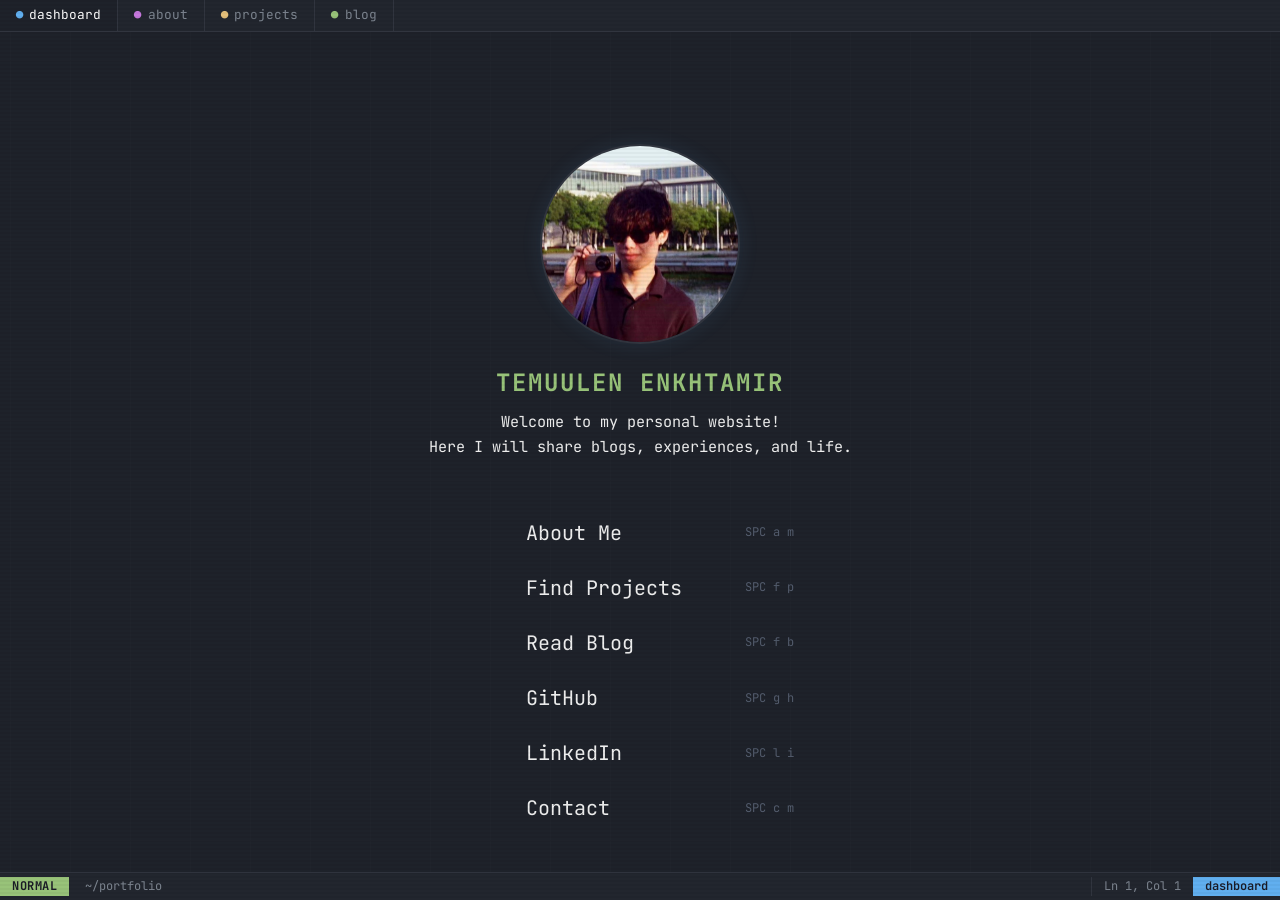
<file: index.html>
<!doctype html>
<html lang="en">
  <head>
    <meta charset="UTF-8" />
    <meta name="viewport" content="width=device-width, initial-scale=1.0" />
    <title>Temuulen Enkhtamir</title>

    <link rel="preconnect" href="https://fonts.googleapis.com" />
    <link rel="preconnect" href="https://fonts.gstatic.com" crossorigin />
    <link
      rel="preload"
      as="style"
      href="https://fonts.googleapis.com/css2?family=JetBrains+Mono:wght@300;400;500;600;700&display=swap"
    />
    <link
      rel="stylesheet"
      href="https://fonts.googleapis.com/css2?family=JetBrains+Mono:wght@300;400;500;600;700&display=swap"
      media="print"
      onload="this.media = 'all'"
    />

    <link rel="stylesheet" href="css/style.css" />
  </head>

  <body>
    <!-- Grid background -->
    <div class="nvim-bg"></div>

    <!-- Tab bar / Nav -->
    <nav class="page-nav">
      <div class="page-nav-tabs">
        <a href="index.html" class="page-nav-tab active">
          <span class="page-nav-tab-icon" style="color: var(--blue)"
            >&#9679;</span
          >
          dashboard
        </a>
        <a href="about.html" class="page-nav-tab">
          <span class="page-nav-tab-icon" style="color: var(--purple)"
            >&#9679;</span
          >
          about
        </a>
        <a href="projects.html" class="page-nav-tab">
          <span class="page-nav-tab-icon" style="color: var(--yellow)"
            >&#9679;</span
          >
          projects
        </a>
        <a href="blog/index.html" class="page-nav-tab">
          <span class="page-nav-tab-icon" style="color: var(--green)"
            >&#9679;</span
          >
          blog
        </a>
      </div>
      <div class="page-nav-right">
        <span id="mobile-toggle" style="cursor: pointer; display: none"
          >&#9776;</span
        >
      </div>
    </nav>

    <!-- NvDash -->
    <main class="nvdash">
      <!-- ASCII Art Logo -->
      <div class="ascii-art" aria-hidden="true">
        <pre id="ascii-output"></pre>
      </div>

      <!-- Profile picture -->
      <img
        src="assets/images/profile.webp"
        alt="Temuulen Enkhtamir's profile picture"
        class="nvdash-avatar"
        fetchpriority="high"
      />

      <!-- Name & tagline -->
      <h1 class="nvdash-name">TEMUULEN ENKHTAMIR</h1>
      <div class="nvdash-tagline">
        <p>Welcome to my personal website!</p>
        <p>Here I will share blogs, experiences, and life.</p>
      </div>

      <!-- Dashboard Menu -->
      <nav class="nvdash-menu">
        <a href="about.html" class="nvdash-item">
          <span class="nvdash-icon"><i class="nf nf-oct-person"></i></span>
          <span class="nvdash-label">About Me</span>
          <span class="nvdash-key">SPC a m</span>
        </a>
        <a href="projects.html" class="nvdash-item">
          <span class="nvdash-icon"><i class="nf nf-fa-code"></i></span>
          <span class="nvdash-label">Find Projects</span>
          <span class="nvdash-key">SPC f p</span>
        </a>
        <a href="blog/index.html" class="nvdash-item">
          <span class="nvdash-icon"><i class="nf nf-fa-book"></i></span>
          <span class="nvdash-label">Read Blog</span>
          <span class="nvdash-key">SPC f b</span>
        </a>
        <a href="https://github.com/Ar-temis" class="nvdash-item">
          <span class="nvdash-icon"><i class="nf nf-fa-github"></i></span>
          <span class="nvdash-label">GitHub</span>
          <span class="nvdash-key">SPC g h</span>
        </a>
        <a href="https://www.linkedin.com/in/e-temuulen/" class="nvdash-item">
          <span class="nvdash-icon"><i class="nf nf-fa-linkedin"></i></span>
          <span class="nvdash-label">LinkedIn</span>
          <span class="nvdash-key">SPC l i</span>
        </a>
        <a
          href="mailto:temuulen.enkhtamir@dukekunshan.edu.cn"
          class="nvdash-item"
        >
          <span class="nvdash-icon"><i class="nf nf-fa-envelope"></i></span>
          <span class="nvdash-label">Contact</span>
          <span class="nvdash-key">SPC c m</span>
        </a>
      </nav>
    </main>

    <!-- Statusline -->
    <div class="statusline">
      <div class="st-mode">NORMAL</div>
      <div class="statusline-section st-file">~/portfolio</div>
      <div class="st-right">
        <div class="st-pos">Ln 1, Col 1</div>
        <div class="st-filetype">dashboard</div>
      </div>
    </div>

    <script>
      // Vim-style hotkeys: SPC + two-key sequence
      let waitingForSeq = false;
      let seqBuffer = "";
      let seqTimeout = null;

      const keymap = {
        am: "about.html",
        fp: "projects.html",
        fb: "blog/index.html",
        gh: "https://github.com/Ar-temis",
        li: "https://www.linkedin.com/in/e-temuulen/",
        cm: "mailto:temuulen.enkhtamir@dukekunshan.edu.cn",
      };

      // Update statusline mode indicator
      const modeEl = document.querySelector(".st-mode");

      document.addEventListener("keydown", (e) => {
        // Ignore if user is typing in an input
        if (e.target.tagName === "INPUT" || e.target.tagName === "TEXTAREA")
          return;

        if (!waitingForSeq && e.key === " ") {
          e.preventDefault();
          waitingForSeq = true;
          seqBuffer = "";
          if (modeEl) {
            modeEl.textContent = "PENDING";
            modeEl.style.backgroundColor = "var(--yellow)";
          }
          seqTimeout = setTimeout(() => {
            waitingForSeq = false;
            seqBuffer = "";
            if (modeEl) {
              modeEl.textContent = "NORMAL";
              modeEl.style.backgroundColor = "var(--green)";
            }
          }, 1500);
          return;
        }

        if (waitingForSeq) {
          e.preventDefault();
          seqBuffer += e.key.toLowerCase();

          if (seqBuffer.length >= 2) {
            clearTimeout(seqTimeout);
            waitingForSeq = false;
            const target = keymap[seqBuffer];
            if (target) {
              if (modeEl) {
                modeEl.textContent = "LOADING";
                modeEl.style.backgroundColor = "var(--blue)";
              }
              if (target.startsWith("http")) {
                window.open(target, "_blank");
                if (modeEl) {
                  modeEl.textContent = "NORMAL";
                  modeEl.style.backgroundColor = "var(--green)";
                }
              } else if (target !== "#") {
                window.location.href = target;
              } else {
                if (modeEl) {
                  modeEl.textContent = "NORMAL";
                  modeEl.style.backgroundColor = "var(--green)";
                }
              }
            } else {
              if (modeEl) {
                modeEl.textContent = "NORMAL";
                modeEl.style.backgroundColor = "var(--green)";
              }
            }
            seqBuffer = "";
          }
        }
      });
    </script>
  </body>
</html>
</file>
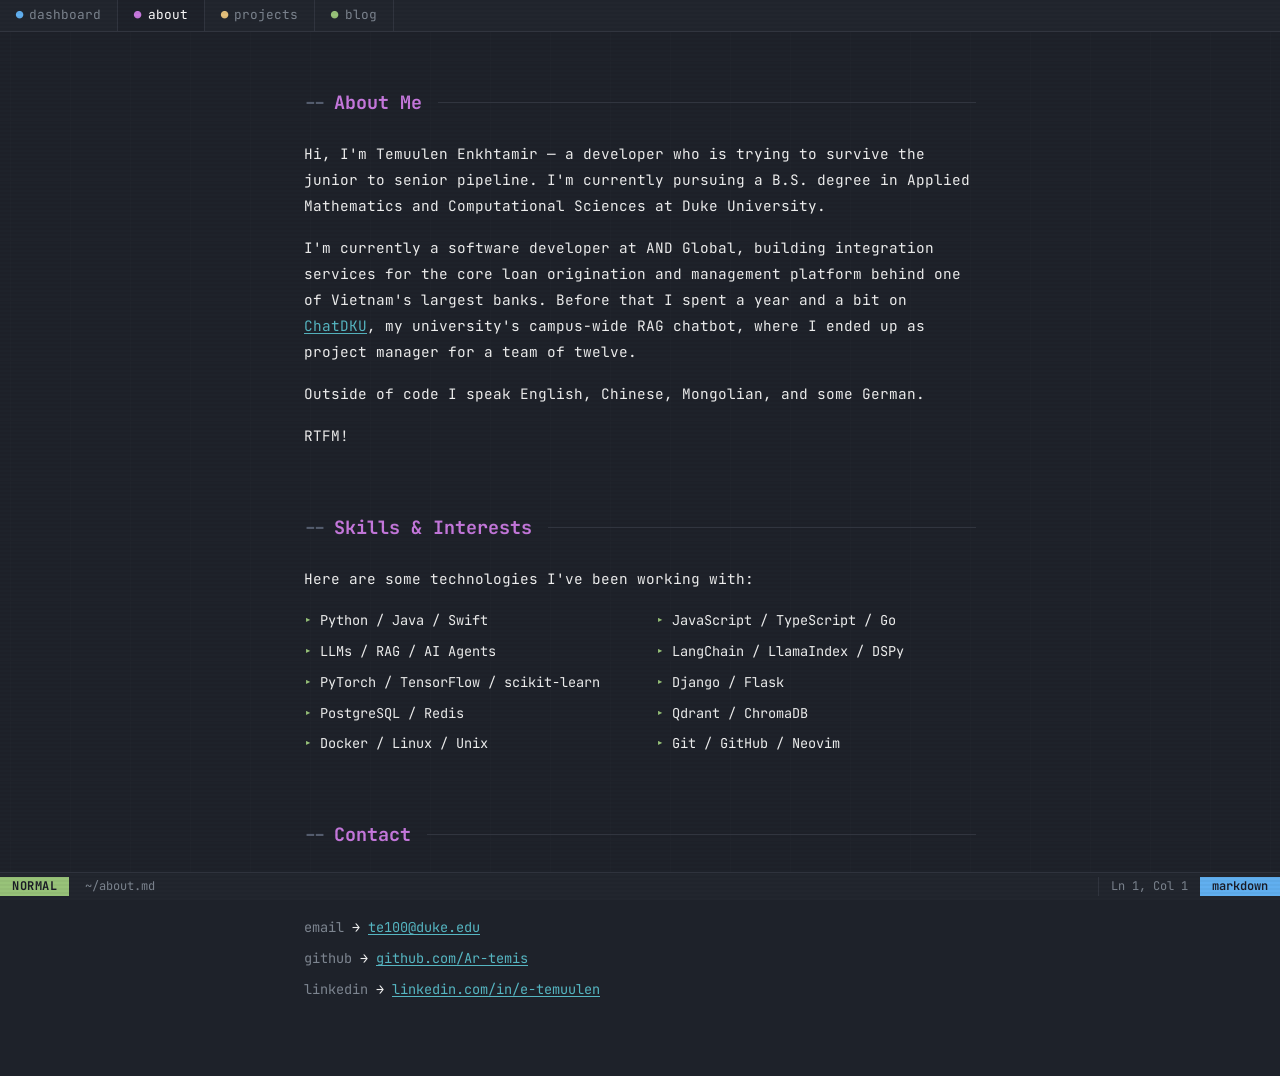
<file: about.html>
<!doctype html>
<html lang="en">
  <head>
    <meta charset="UTF-8" />
    <meta name="viewport" content="width=device-width, initial-scale=1.0" />
    <title>About - Temuulen Enkhtamir</title>

    <link rel="preconnect" href="https://fonts.googleapis.com" />
    <link rel="preconnect" href="https://fonts.gstatic.com" crossorigin />
    <link
      rel="preload"
      as="style"
      href="https://fonts.googleapis.com/css2?family=JetBrains+Mono:wght@300;400;500;600;700&display=swap"
    />
    <link
      rel="stylesheet"
      href="https://fonts.googleapis.com/css2?family=JetBrains+Mono:wght@300;400;500;600;700&display=swap"
      media="print"
      onload="this.media = 'all'"
    />

    <link rel="stylesheet" href="css/style.css" />
  </head>

  <body>
    <!-- Grid background -->
    <div class="nvim-bg"></div>

    <!-- Tab bar / Nav -->
    <nav class="page-nav">
      <div class="page-nav-tabs">
        <a href="index.html" class="page-nav-tab">
          <span class="page-nav-tab-icon" style="color: var(--blue)"
            >&#9679;</span
          >
          dashboard
        </a>
        <a href="about.html" class="page-nav-tab active">
          <span class="page-nav-tab-icon" style="color: var(--purple)"
            >&#9679;</span
          >
          about
        </a>
        <a href="projects.html" class="page-nav-tab">
          <span class="page-nav-tab-icon" style="color: var(--yellow)"
            >&#9679;</span
          >
          projects
        </a>
        <a href="blog/index.html" class="page-nav-tab">
          <span class="page-nav-tab-icon" style="color: var(--green)"
            >&#9679;</span
          >
          blog
        </a>
      </div>
      <div class="page-nav-right">
        <span id="mobile-toggle" style="cursor: pointer; display: none"
          >&#9776;</span
        >
      </div>
    </nav>

    <!-- Mobile drawer -->
    <div id="mobile-menu" class="mobile-drawer">
      <a href="index.html">&#9656; Dashboard</a>
      <a href="about.html" class="active">&#9656; About</a>
      <a href="projects.html">&#9656; Projects</a>
      <a href="blog/index.html">&#9656; Blog</a>
    </div>

    <!-- Page content -->
    <div class="page-content">
      <div style="max-width: 720px; margin: 0 auto; padding: 1.5rem">
        <div class="section-header">About Me</div>

        <div class="about-content">
          <p>
            Hi, I'm Temuulen Enkhtamir — a developer who is trying to survive
            the junior to senior pipeline. I'm currently pursuing a B.S. degree
            in Applied Mathematics and Computational Sciences at Duke
            University.
          </p>

          <p>
            I'm currently a software developer at AND Global, building
            integration services for the core loan origination and management
            platform behind one of Vietnam's largest banks. Before that I spent
            a year and a bit on
            <a href="https://chatdku.com" target="_blank">ChatDKU</a>, my
            university's campus-wide RAG chatbot, where I ended up as project
            manager for a team of twelve.
          </p>

          <p>
            Outside of code I speak English, Chinese, Mongolian, and some
            German.
          </p>

          <p>RTFM!</p>
        </div>

        <div class="section-header" style="margin-top: 3rem">
          Skills & Interests
        </div>

        <div class="about-content">
          <p>Here are some technologies I've been working with:</p>
          <ul class="about-skills">
            <li>Python / Java / Swift</li>
            <li>JavaScript / TypeScript / Go</li>
            <li>LLMs / RAG / AI Agents</li>
            <li>LangChain / LlamaIndex / DSPy</li>
            <li>PyTorch / TensorFlow / scikit-learn</li>
            <li>Django / Flask</li>
            <li>PostgreSQL / Redis</li>
            <li>Qdrant / ChromaDB</li>
            <li>Docker / Linux / Unix</li>
            <li>Git / GitHub / Neovim</li>
          </ul>
        </div>

        <div class="section-header" style="margin-top: 3rem">Contact</div>

        <div class="about-content">
          <p>
            Feel free to reach out if you'd like to collaborate or just say hi.
          </p>
          <ul class="about-links">
            <li>
              <span style="color: var(--fg-dim)">email</span> &rarr;
              <a href="mailto:te100@duke.edu">te100@duke.edu</a>
            </li>
            <li>
              <span style="color: var(--fg-dim)">github</span> &rarr;
              <a href="https://github.com/Ar-temis" target="_blank"
                >github.com/Ar-temis</a
              >
            </li>
            <li>
              <span style="color: var(--fg-dim)">linkedin</span> &rarr;
              <a href="https://www.linkedin.com/in/e-temuulen/" target="_blank"
                >linkedin.com/in/e-temuulen</a
              >
            </li>
          </ul>
        </div>
      </div>
    </div>

    <!-- Statusline -->
    <div class="statusline">
      <div class="st-mode">NORMAL</div>
      <div class="statusline-section st-file">~/about.md</div>
      <div class="st-right">
        <div class="st-pos">Ln 1, Col 1</div>
        <div class="st-filetype">markdown</div>
      </div>
    </div>

    <script src="js/main.js"></script>
  </body>
</html>
</file>
<file: css/style.css>
/* ===================================
   Nerd Font icons — self-hosted, only the 5 we use
   =================================== */
@import "https://www.nerdfonts.com/assets/css/webfont.css";

/* ===================================
   NvChad-inspired Terminal Portfolio
   =================================== */
:root {
  /* Base46 OneDark palette */
  --bg-dark: #1a1b26;
  --bg: #1e222a;
  --bg-lighter: #252931;
  --bg-light: #2c313a;
  --bg-highlight: #363b45;
  --fg: #eeeeee;
  --fg-dim: #7d8590;
  --fg-dark: #545d6e;
  --white: #ffffff;
  --green: #98c379;
  --blue: #61afef;
  --purple: #c678dd;
  --yellow: #e5c07b;
  --red: #e06c75;
  --cyan: #56b6c2;
  --orange: #d19a66;
  --border: #31353f;
  --statusline: #22262e;
  --cursor: #528bff;
}

* {
  margin: 0;
  padding: 0;
  box-sizing: border-box;
}

html {
  scroll-behavior: smooth;
}

body {
  background-color: var(--bg);
  color: var(--fg);
  font-family: "JetBrains Mono", "Fira Code", "Cascadia Code", monospace;
  font-size: 20px;
  line-height: 1.6;
  min-height: 100vh;
  overflow-x: hidden;
}

/* CRT scanline overlay */
body::before {
  content: "";
  position: fixed;
  top: 0;
  left: 0;
  width: 100%;
  height: 100%;
  background: repeating-linear-gradient(0deg,
      transparent,
      transparent 2px,
      rgba(0, 0, 0, 0.03) 2px,
      rgba(0, 0, 0, 0.03) 4px);
  pointer-events: none;
  z-index: 9999;
}

/* Selection */
::selection {
  background-color: var(--cursor);
  color: var(--white);
}

/* Custom scrollbar */
::-webkit-scrollbar {
  width: 6px;
}

::-webkit-scrollbar-track {
  background: var(--bg-dark);
}

::-webkit-scrollbar-thumb {
  background: var(--bg-highlight);
  border-radius: 0;
}

::-webkit-scrollbar-thumb:hover {
  background: var(--fg-dark);
}

/* ===================================
   NvDash Landing Page
   =================================== */

/* Grid background */
.nvim-bg {
  background-image:
    linear-gradient(var(--border) 1px, transparent 1px),
    linear-gradient(90deg, var(--border) 1px, transparent 1px);
  background-size: 60px 60px;
  background-position: center center;
  opacity: 0.15;
  position: fixed;
  top: 0;
  left: 0;
  width: 100%;
  height: 100%;
  pointer-events: none;
  z-index: 0;
}

/* Dashboard container */
.nvdash {
  position: relative;
  z-index: 1;
  min-height: 100vh;
  display: flex;
  flex-direction: column;
  align-items: center;
  justify-content: center;
  padding: 2rem;
}

/* ASCII art header */
.ascii-art {
  color: var(--blue);
  font-size: 10px;
  line-height: 1.15;
  letter-spacing: 0.5px;
  text-align: center;
  white-space: pre;
  margin-bottom: 2rem;
  text-shadow:
    0 0 30px rgba(97, 175, 239, 0.25),
    0 0 60px rgba(97, 175, 239, 0.1);
}

/* Profile avatar */
.nvdash-avatar {
  width: 200px;
  height: 200px;
  border-radius: 50%;
  object-fit: cover;
  border: 2px solid var(--border);
  margin-bottom: 1.25rem;
  box-shadow: 0 0 20px rgba(97, 175, 239, 0.1);
}

/* Dashboard title */
.nvdash-name {
  color: var(--green);
  font-size: 1.5rem;
  font-weight: 700;
  letter-spacing: 2px;
  margin-bottom: 0.5rem;
}

.nvdash-tagline {
  color: var(--fg);
  font-size: 0.95rem;
  margin-bottom: 3rem;
  text-align: center;
}

/* Dashboard menu items */
.nvdash-menu {
  display: flex;
  flex-direction: column;
  gap: 0.25rem;
  width: 100%;
  max-width: 340px;
}

.nvdash-item {
  display: flex;
  align-items: center;
  gap: 1rem;
  padding: 0.6rem 1rem;
  color: var(--fg);
  text-decoration: none;
  border-radius: 4px;
  transition: all 0.15s ease;
}

.nvdash-item:hover {
  background-color: var(--bg-lighter);
}

.nvdash-item:hover .nvdash-icon {
  color: var(--green);
}

.nvdash-icon {
  color: var(--yellow);
  font-size: 1.1rem;
  width: 24px;
  text-align: center;
  transition: color 0.15s ease;
}

.nvdash-label {
  flex: 1;
  color: var(--fg);
}

.nvdash-key {
  color: var(--fg-dark);
  font-size: 0.75rem;
}

/* Statusline */
.statusline {
  position: fixed;
  bottom: 0;
  left: 0;
  right: 0;
  height: 28px;
  background-color: var(--statusline);
  display: flex;
  align-items: center;
  font-size: 0.75rem;
  z-index: 50;
  border-top: 1px solid var(--border);
}

.statusline-section {
  padding: 0 0.75rem;
  display: flex;
  align-items: center;
  height: 100%;
}

.st-mode {
  background-color: var(--green);
  color: var(--bg-dark);
  font-weight: 700;
  padding: 0 0.75rem;
  letter-spacing: 0.5px;
}

.st-file {
  color: var(--fg-dim);
  padding-left: 1rem;
}

.st-right {
  margin-left: auto;
  display: flex;
  align-items: center;
  gap: 0;
}

.st-pos {
  color: var(--fg-dim);
  padding: 0 0.75rem;
  border-left: 1px solid var(--border);
}

.st-filetype {
  background-color: var(--blue);
  color: var(--bg-dark);
  font-weight: 600;
  padding: 0 0.75rem;
  height: 100%;
  display: flex;
  align-items: center;
}

/* ===================================
   Telescope Blog Picker
   =================================== */
.telescope-wrap {
  position: relative;
  z-index: 1;
  min-height: 100vh;
  display: flex;
  align-items: center;
  justify-content: center;
  padding: 2rem;
}

.telescope {
  width: 100%;
  max-width: 900px;
  border: 1px solid var(--border);
  border-radius: 8px;
  background-color: var(--bg-dark);
  overflow: hidden;
  box-shadow:
    0 0 0 1px var(--bg-highlight),
    0 20px 60px rgba(0, 0, 0, 0.5),
    0 0 40px rgba(97, 175, 239, 0.03);
}

.telescope-title-bar {
  display: flex;
  align-items: center;
  justify-content: center;
  padding: 0.5rem;
  border-bottom: 1px solid var(--border);
  position: relative;
}

.telescope-title {
  color: var(--purple);
  font-size: 0.8rem;
  font-weight: 600;
}

/* Prompt */
.telescope-prompt {
  display: flex;
  align-items: center;
  padding: 0.5rem 0.75rem;
  border-bottom: 1px solid var(--border);
  background-color: var(--bg);
}

.telescope-prompt-icon {
  color: var(--green);
  margin-right: 0.5rem;
  font-size: 0.85rem;
}

.telescope-input {
  background: transparent;
  border: none;
  outline: none;
  color: var(--white);
  font-family: inherit;
  font-size: 0.85rem;
  width: 100%;
  caret-color: var(--cursor);
}

.telescope-input::placeholder {
  color: var(--fg-dark);
}

/* Results + Preview split */
.telescope-body {
  display: flex;
  min-height: 350px;
}

.telescope-results {
  flex: 1;
  border-right: 1px solid var(--border);
  overflow-y: auto;
  max-height: 450px;
}

.telescope-preview {
  flex: 1;
  padding: 1.25rem;
  overflow-y: auto;
  max-height: 450px;
  display: none;
}

@media (min-width: 640px) {
  .telescope-preview {
    display: block;
  }
}

.telescope-result-item {
  display: flex;
  align-items: center;
  padding: 0.5rem 0.75rem;
  cursor: pointer;
  transition: background-color 0.1s ease;
  text-decoration: none;
  color: inherit;
  gap: 0.75rem;
}

.telescope-result-item:hover,
.telescope-result-item.active {
  background-color: var(--bg-lighter);
}

.telescope-result-item.active {
  border-left: 2px solid var(--blue);
}

.telescope-result-icon {
  color: var(--yellow);
  font-size: 0.8rem;
  flex-shrink: 0;
}

.telescope-result-title {
  color: var(--white);
  font-size: 0.8rem;
  flex: 1;
  white-space: nowrap;
  overflow: hidden;
  text-overflow: ellipsis;
}

.telescope-result-date {
  color: var(--fg-dark);
  font-size: 0.7rem;
  flex-shrink: 0;
}

/* Preview pane */
.telescope-preview-title {
  color: var(--blue);
  font-size: 1rem;
  font-weight: 600;
  margin-bottom: 0.75rem;
}

.telescope-preview-meta {
  color: var(--fg-dark);
  font-size: 0.75rem;
  margin-bottom: 1rem;
  padding-bottom: 0.75rem;
  border-bottom: 1px solid var(--border);
}

.telescope-preview-desc {
  color: var(--fg);
  font-size: 0.8rem;
  line-height: 1.7;
}

.telescope-footer {
  display: flex;
  align-items: center;
  justify-content: space-between;
  padding: 0.4rem 0.75rem;
  border-top: 1px solid var(--border);
  font-size: 0.7rem;
  color: var(--fg-dark);
}

.telescope-footer-key {
  color: var(--cyan);
}

/* ===================================
   Inner pages — nav + layout
   =================================== */
.page-nav {
  position: fixed;
  top: 0;
  left: 0;
  right: 0;
  height: 32px;
  background-color: var(--statusline);
  display: flex;
  align-items: center;
  z-index: 50;
  border-bottom: 1px solid var(--border);
  font-size: 0.8rem;
}

.page-nav-tabs {
  display: flex;
  height: 100%;
}

.page-nav-tab {
  display: flex;
  align-items: center;
  padding: 0 1rem;
  color: var(--fg-dim);
  text-decoration: none;
  border-right: 1px solid var(--border);
  transition: all 0.15s ease;
  white-space: nowrap;
}

.page-nav-tab:hover {
  background-color: var(--bg-lighter);
  color: var(--fg);
}

.page-nav-tab.active {
  background-color: var(--bg);
  color: var(--white);
}

.page-nav-tab-icon {
  margin-right: 0.4rem;
  font-size: 0.75rem;
}

.page-nav-right {
  margin-left: auto;
  display: flex;
  align-items: center;
  padding-right: 0.75rem;
  color: var(--fg-dark);
  gap: 1rem;
  font-size: 0.75rem;
}

/* Page content area */
.page-content {
  padding-top: 48px;
  padding-bottom: 44px;
  min-height: 100vh;
  position: relative;
  z-index: 1;
}

/* ===================================
   Projects page — terminal style
   =================================== */
.section-header {
  color: var(--purple);
  font-weight: 700;
  font-size: 1.15rem;
  margin-bottom: 1.5rem;
  padding-top: 1rem;
  display: flex;
  align-items: center;
  gap: 0.5rem;
}

.section-header::before {
  content: "--";
  color: var(--fg-dark);
}

.section-header::after {
  content: "";
  flex: 1;
  height: 1px;
  background-color: var(--border);
  margin-left: 0.5rem;
}

/* Experience timeline — tree style like nvim-tree */
.exp-tree {
  padding-left: 0;
}

.exp-tree-item {
  display: flex;
  gap: 0.75rem;
  padding: 0.75rem 0;
  transition: background-color 0.15s ease;
}

.exp-tree-item:hover {
  background-color: var(--bg-lighter);
  margin-left: -0.5rem;
  margin-right: -0.5rem;
  padding-left: 0.5rem;
  padding-right: 0.5rem;
  border-radius: 4px;
}

.exp-tree-branch {
  color: var(--fg-dark);
  flex-shrink: 0;
  padding-top: 2px;
  user-select: none;
}

.exp-tree-content {
  flex: 1;
  min-width: 0;
}

.exp-tree-title {
  color: var(--green);
  font-weight: 600;
  font-size: 1rem;
  margin-bottom: 0.15rem;
}

.exp-tree-company {
  color: var(--blue);
  font-size: 0.9rem;
  margin-bottom: 0.15rem;
}

.exp-tree-company a {
  color: var(--blue);
  text-decoration: underline;
  text-underline-offset: 2px;
}

.exp-tree-company a:hover {
  color: var(--cyan);
  text-decoration: underline;
}

.exp-tree-period {
  color: var(--fg-dim);
  font-size: 0.8rem;
  margin-bottom: 0.15rem;
}

.exp-tree-desc {
  color: var(--fg);
  font-size: 0.85rem;
  line-height: 1.7;
}

.exp-tree-desc a {
  color: var(--cyan);
  text-decoration: underline;
  text-underline-offset: 2px;
}

.exp-tree-desc a:hover {
  color: var(--blue);
}

/* Project cards — floating window style */
.project-list {
  display: flex;
  flex-wrap: wrap;
  gap: 1rem;
}

@media (min-width: 640px) {
  .project-grid {
    grid-template-columns: repeat(2, 1fr);
  }
}

.project-card {
  border: 1px solid var(--border);
  border-radius: 6px;
  background-color: var(--bg-dark);
  overflow: hidden;
  transition: all 0.2s ease;
  text-decoration: none;
  color: inherit;
  display: block;
}

.project-card:hover {
  border-color: var(--blue);
  box-shadow: 0 0 20px rgba(97, 175, 239, 0.08);
  transform: translateY(-2px);
}

.project-card-header {
  display: flex;
  align-items: center;
  padding: 0.4rem 0.75rem;
  background-color: var(--bg-highlight);
  border-bottom: 1px solid var(--border);
  font-size: 0.75rem;
  gap: 0.5rem;
}

.project-card-dot {
  width: 8px;
  height: 8px;
  border-radius: 50%;
}

.project-card-filename {
  color: var(--white);
  flex: 1;
  font-size: 1rem;
}

.project-card-links {
  display: flex;
  gap: 0.5rem;
}

.project-card-link {
  color: var(--yellow);
  text-decoration: none;
  transition: color 0.15s ease;
  font-size: 0.8rem;
  text-decoration: underline;
  text-underline-offset: 3px;
}

.project-card-link:hover {
  color: var(--orange);
}

.project-card-body {
  padding: 1rem;
}

.project-card-name {
  color: var(--green);
  font-weight: 600;
  font-size: 0.9rem;
  margin-bottom: 0.5rem;
}

.project-card-desc {
  color: var(--fg);
  font-size: 0.85rem;
  line-height: 1.7;
  margin-bottom: 0.75rem;
}

.project-card-desc a {
  color: var(--cyan);
  text-decoration: underline;
  text-underline-offset: 2px;
}

.project-card-desc a:hover {
  color: var(--blue);
}

.project-card-tech {
  display: flex;
  gap: 0.5rem;
  flex-wrap: wrap;
}

.project-card-tech span {
  color: var(--yellow);
  font-size: 0.75rem;
}

/* ===================================
   About page
   =================================== */
.about-content {
  color: var(--fg);
  font-size: 0.9rem;
  line-height: 1.8;
}

.about-content p {
  margin-bottom: 1rem;
}

.about-content a {
  color: var(--cyan);
  text-decoration: underline;
  text-underline-offset: 2px;
}

.about-content a:hover {
  color: var(--blue);
}

.about-skills {
  list-style: none;
  padding: 0;
  display: grid;
  grid-template-columns: repeat(2, 1fr);
  gap: 0.4rem 2rem;
}

.about-skills li {
  color: var(--fg);
  font-size: 0.85rem;
}

.about-skills li::before {
  content: "▸ ";
  color: var(--green);
}

.about-links {
  list-style: none;
  padding: 0;
}

.about-links li {
  color: var(--fg);
  font-size: 0.85rem;
  margin-bottom: 0.4rem;
}

/* ===================================
   Blog post page — buffer style
   =================================== */
.post-back {
  display: inline-flex;
  align-items: center;
  gap: 0.4rem;
  color: var(--fg-dark);
  text-decoration: none;
  font-size: 0.8rem;
  margin-bottom: 1.5rem;
  transition: color 0.15s ease;
}

.post-back:hover {
  color: var(--blue);
}

.post-header-title {
  color: var(--green);
  font-size: 1.5rem;
  font-weight: 700;
  margin-bottom: 0.5rem;
}

.post-header-meta {
  color: var(--fg-dark);
  font-size: 0.8rem;
  margin-bottom: 2rem;
  padding-bottom: 1rem;
  border-bottom: 1px solid var(--border);
}

/* ===================================
   Prose styles for rendered Markdown
   =================================== */
.prose-custom {
  color: var(--fg);
  line-height: 1.8;
  font-size: 0.9rem;
}

.prose-custom h1 {
  font-size: 1.5rem;
  font-weight: 700;
  color: var(--purple);
  margin-top: 2.5rem;
  margin-bottom: 1rem;
}

.prose-custom h2 {
  font-size: 1.2rem;
  font-weight: 600;
  color: var(--blue);
  margin-top: 2rem;
  margin-bottom: 0.75rem;
}

.prose-custom h3 {
  font-size: 1rem;
  font-weight: 600;
  color: var(--cyan);
  margin-top: 1.5rem;
  margin-bottom: 0.5rem;
}

.prose-custom p {
  margin-bottom: 1.25rem;
}

.prose-custom a {
  color: var(--blue);
  text-decoration: underline;
  text-underline-offset: 2px;
}

.prose-custom a:hover {
  color: var(--cyan);
}

.prose-custom ul,
.prose-custom ol {
  margin-bottom: 1.25rem;
  padding-left: 1.5rem;
}

.prose-custom ul {
  list-style-type: disc;
}

.prose-custom ol {
  list-style-type: decimal;
}

.prose-custom li {
  margin-bottom: 0.4rem;
  color: var(--fg);
}

.prose-custom li::marker {
  color: var(--yellow);
}

.prose-custom blockquote {
  border-left: 3px solid var(--purple);
  padding-left: 1rem;
  margin: 1.5rem 0;
  color: var(--fg-dim);
  font-style: italic;
}

.prose-custom code {
  font-family: "JetBrains Mono", monospace;
  background-color: var(--bg-light);
  padding: 0.15rem 0.4rem;
  border-radius: 3px;
  font-size: 0.8rem;
  color: var(--orange);
}

.prose-custom pre {
  background-color: var(--bg-dark);
  border: 1px solid var(--border);
  border-radius: 6px;
  padding: 1rem;
  overflow-x: auto;
  margin: 1.5rem 0;
}

.prose-custom pre code {
  background: none;
  padding: 0;
  font-size: 0.8rem;
  line-height: 1.6;
  color: var(--fg);
}

.prose-custom img {
  max-width: 100%;
  border-radius: 4px;
  border: 1px solid var(--border);
  margin: 1.5rem 0;
}

.prose-custom iframe {
  width: 100%;
  aspect-ratio: 16 / 9;
  border: 1px solid var(--border);
  border-radius: 6px;
  margin: 1.5rem 0;
}

.prose-custom hr {
  border: none;
  border-top: 1px solid var(--border);
  margin: 2rem 0;
}

.prose-custom strong {
  color: var(--white);
  font-weight: 600;
}

.prose-custom em {
  color: var(--green);
  font-style: italic;
}

/* ===================================
   Mobile adjustments
   =================================== */
@media (max-width: 640px) {
  .ascii-art {
    font-size: 6px;
    letter-spacing: 0;
  }

  .nvdash-name {
    font-size: 1.1rem;
  }

  .telescope {
    border-radius: 4px;
  }

  .telescope-body {
    min-height: 250px;
  }

  .telescope-results {
    border-right: none;
  }

  .statusline {
    font-size: 0.65rem;
  }
}

/* ===================================
   Mobile nav drawer
   =================================== */
.mobile-drawer {
  position: fixed;
  top: 32px;
  left: 0;
  right: 0;
  background-color: var(--bg-dark);
  border-bottom: 1px solid var(--border);
  z-index: 49;
  display: none;
}

.mobile-drawer.open {
  display: block;
}

.mobile-drawer a {
  display: block;
  padding: 0.6rem 1rem;
  color: var(--fg);
  text-decoration: none;
  font-size: 0.8rem;
  border-bottom: 1px solid var(--border);
  transition: background-color 0.15s ease;
}

.mobile-drawer a:hover {
  background-color: var(--bg-lighter);
}

.mobile-drawer a.active {
  color: var(--green);
}
</file>
